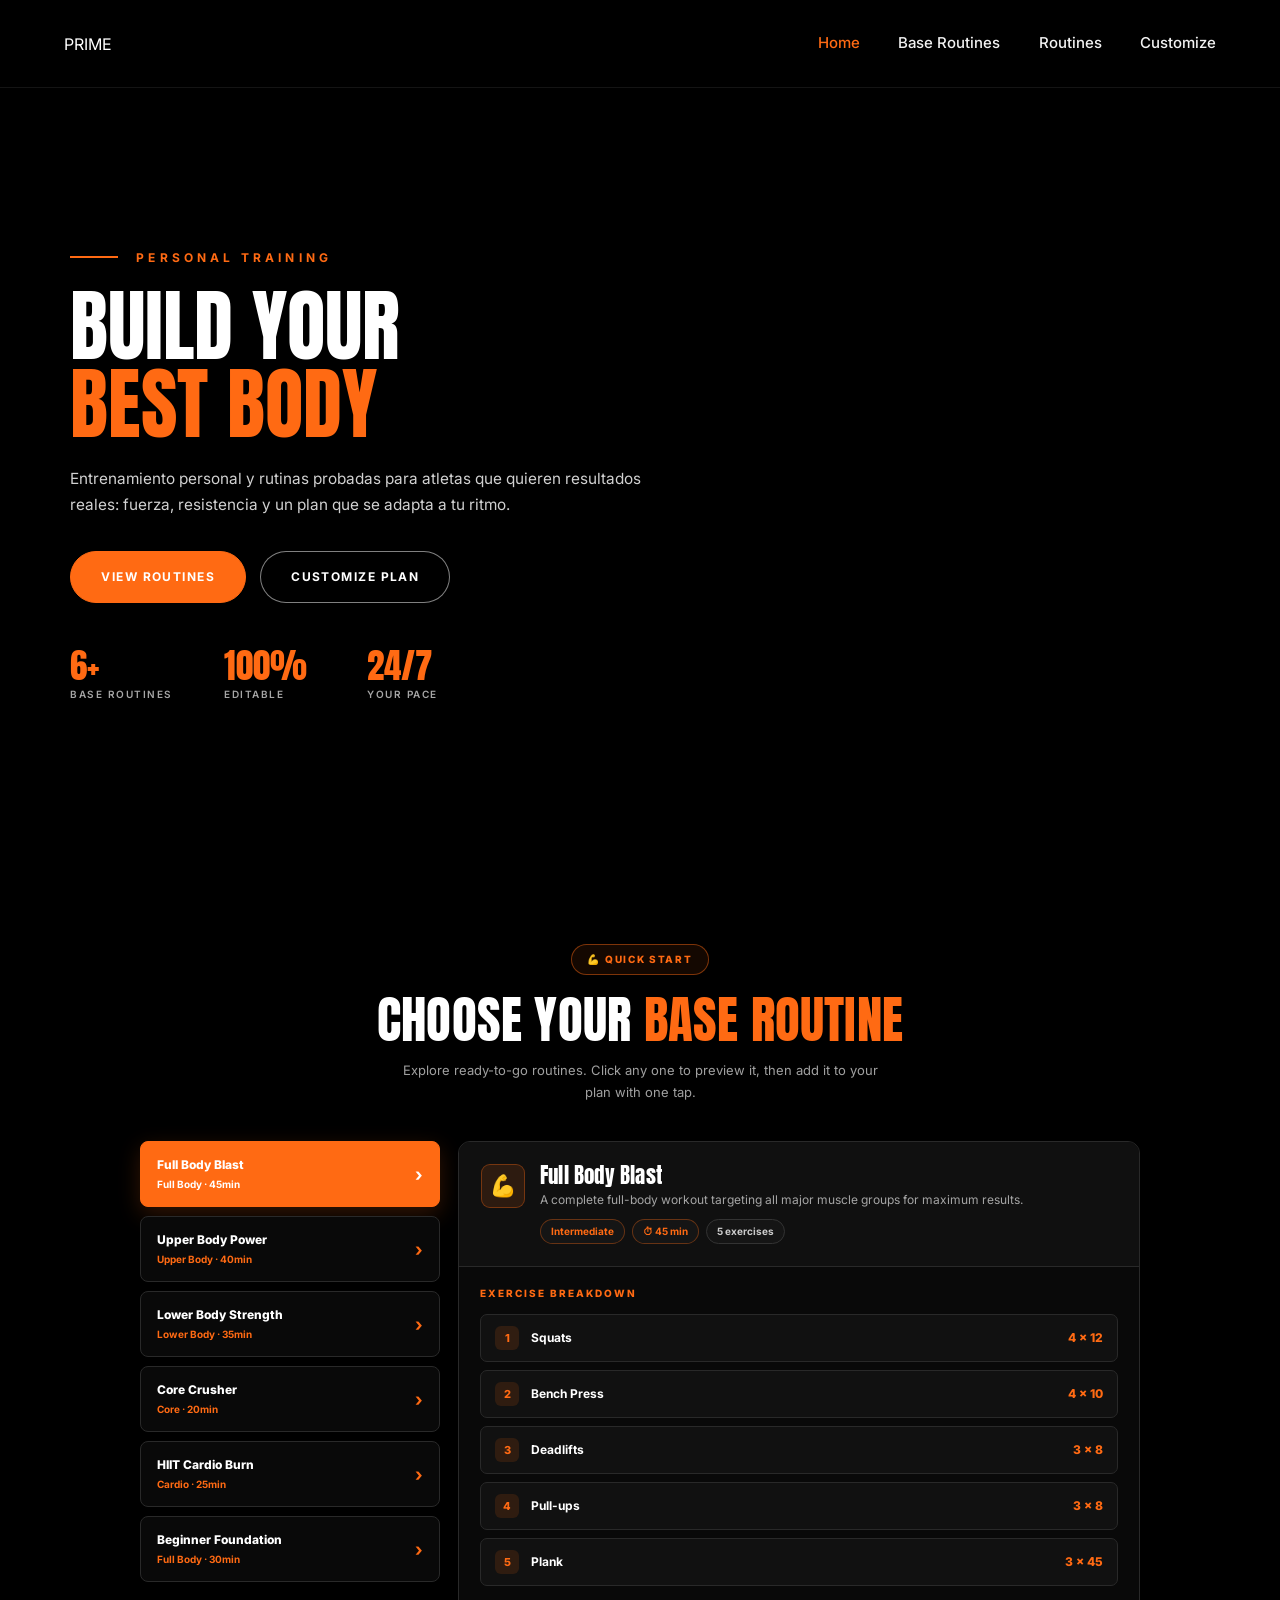
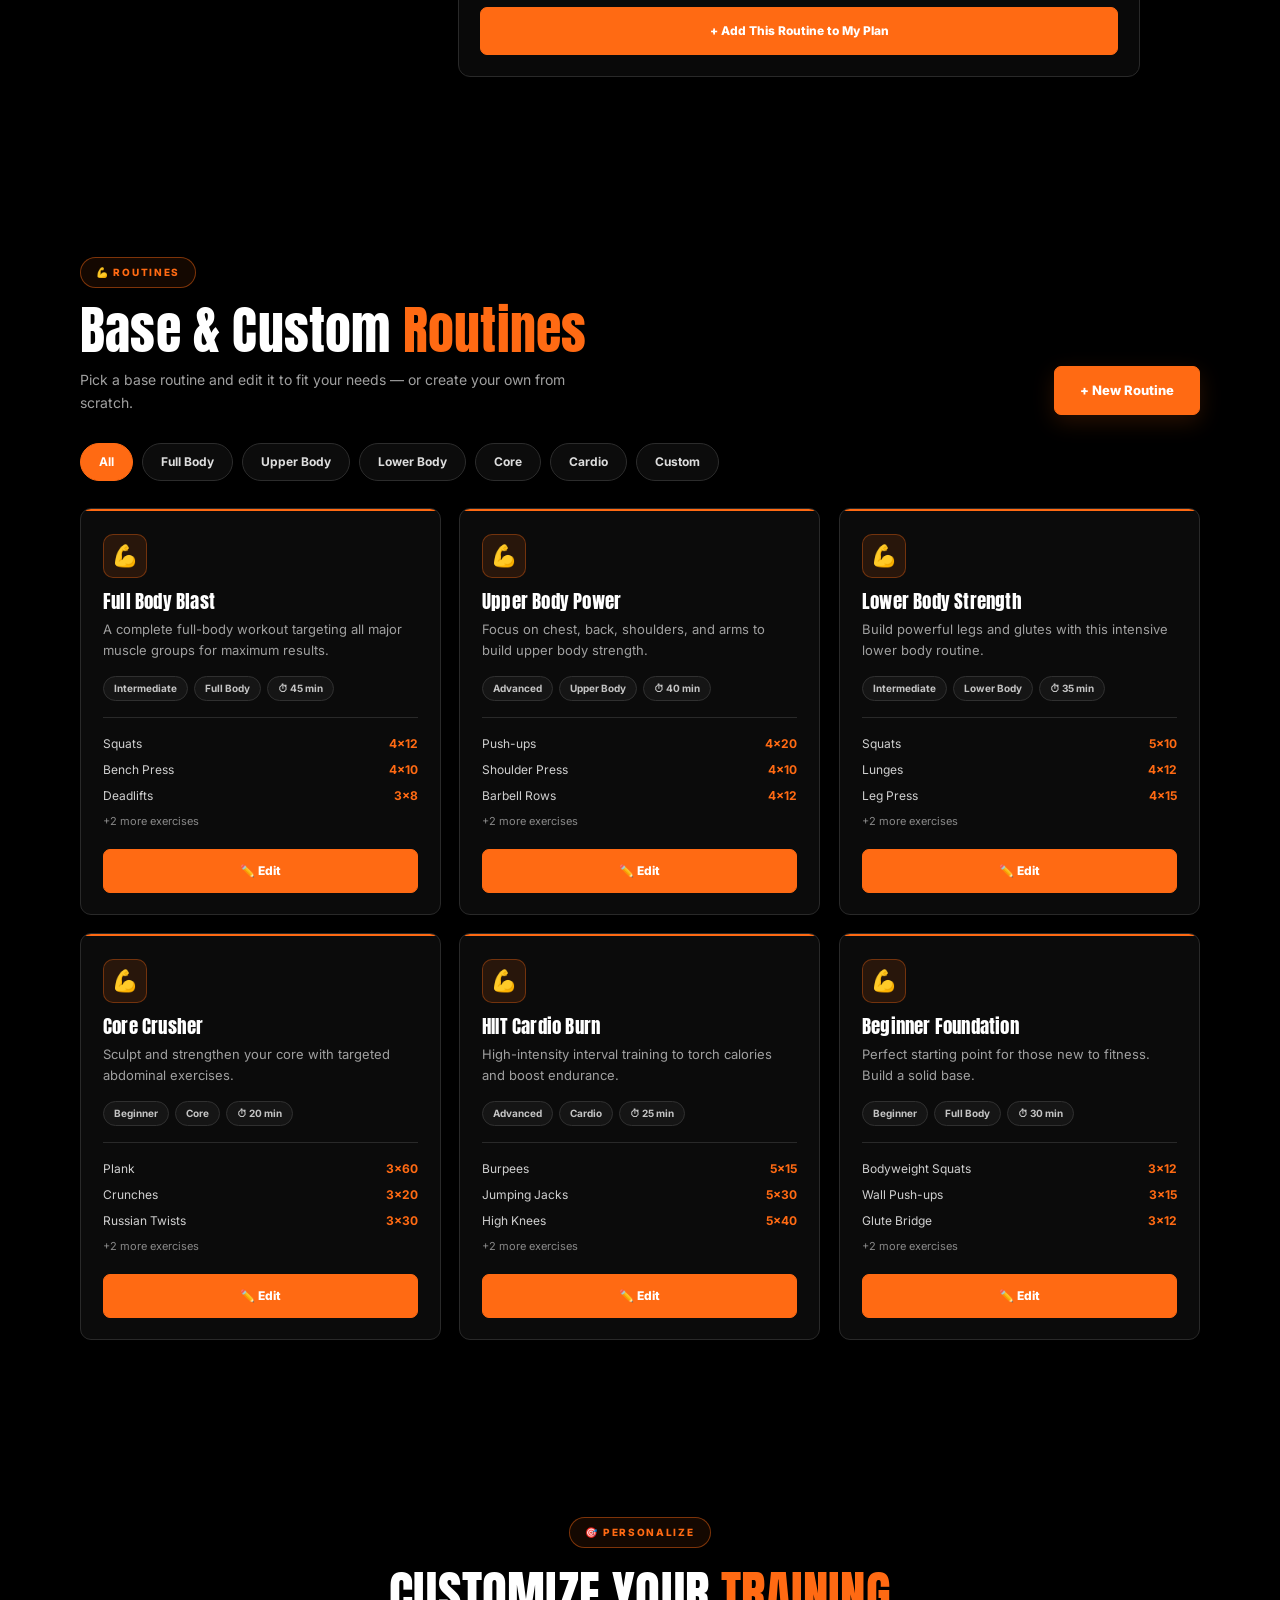
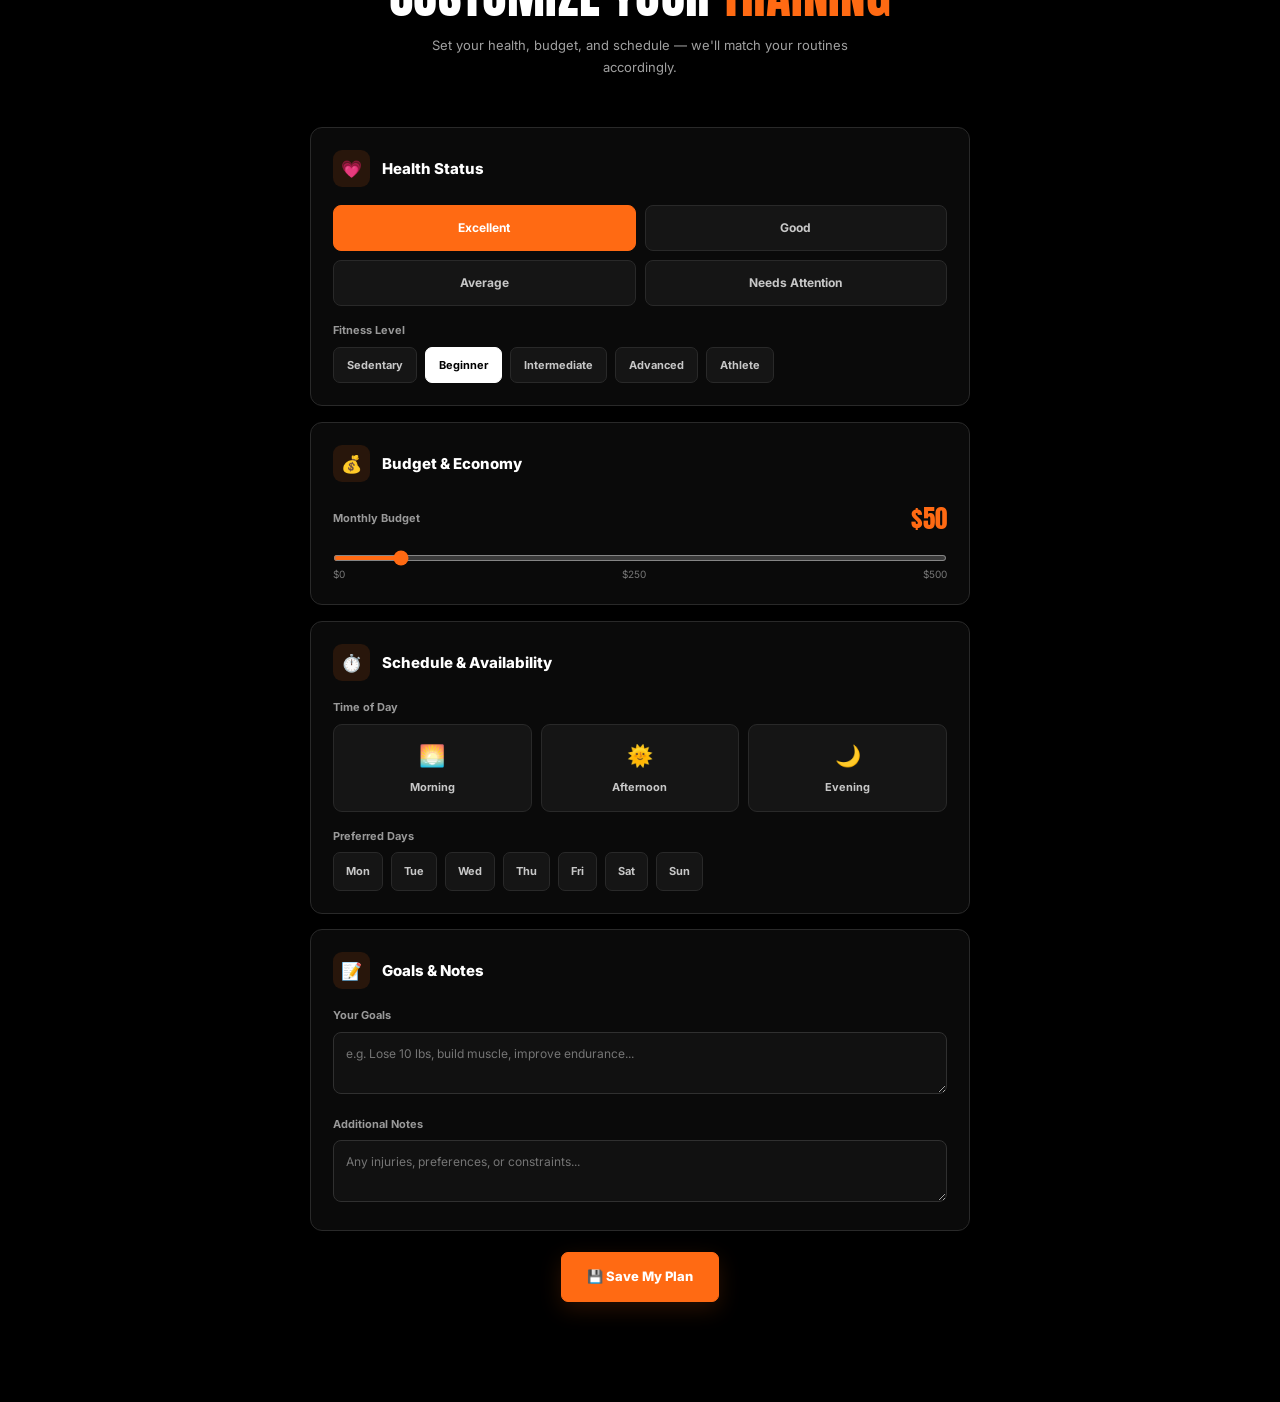
<file: routines.html>
<!DOCTYPE html>
<html lang="en">
<head>
<meta charset="UTF-8">
<meta name="viewport" content="width=device-width, initial-scale=1">
<title>Routines | PRIME</title>
<link rel="preconnect" href="https://fonts.googleapis.com">
<link rel="preconnect" href="https://fonts.gstatic.com" crossorigin>
<link href="https://fonts.googleapis.com/css2?family=Anton&family=Inter:wght@400;500;600;700;800&display=swap" rel="stylesheet">
<link rel="stylesheet" href="routines.css">
</head>
<body>

<!-- TOP NAVIGATION -->
<header class="top">
  <a class="logo" href="index.html" aria-label="PRIME home">
    <img src="https://static.wixstatic.com/media/3323d5_215bb3c0d0a4429b87c15a1325314844~mv2.png/v1/crop/x_179,y_109,w_293,h_165/fill/w_410,h_231,al_c,lg_1,q_85,enc_avif,quality_auto/Prime-removebg-preview.png" alt="PRIME" onerror="this.replaceWith(document.createTextNode('PRIME'))">
  </a>

  <nav class="top-nav" aria-label="Main navigation">
    <a class="nav-link nav-home" href="index.html">Home</a>
    <a class="nav-link" href="#base">Base Routines</a>
    <a class="nav-link" href="#routines">Routines</a>
    <a class="nav-link" href="#customize">Customize</a>
  </nav>
</header>

<!-- 1. HERO -->
<section class="hero" id="home" aria-roledescription="carousel" aria-label="PRIME">
  <div class="hx-bg" id="hxBg" aria-hidden="true"></div>
  <div class="hx-shade"></div>

  <div class="hx-in">
    <span class="hx-eyebrow">Personal Training</span>
    <h1 class="hx-h1">Build your<br><span>best body</span></h1>
    <p class="hx-p">Entrenamiento personal y rutinas probadas para atletas que quieren resultados reales: fuerza, resistencia y un plan que se adapta a tu ritmo.</p>

    <div class="hx-cta">
      <a class="hx-btn" href="#base">View Routines</a>
      <a class="hx-btn hx-btn--o" href="#customize">Customize Plan</a>
    </div>

    <div class="hx-stats">
      <div><b>6+</b><small>Base Routines</small></div>
      <div><b>100%</b><small>Editable</small></div>
      <div><b>24/7</b><small>Your Pace</small></div>
    </div>
  </div>

  <div class="hx-dots" id="hxDots" role="group" aria-label="Photographs"></div>
</section>

<!-- 2. CHOOSE YOUR BASE ROUTINE -->
<section class="base" id="base">
  <div class="wrap">
    <div class="sh">
      <span class="pill">💪 Quick Start</span>
      <h2 class="h">Choose your <span class="o">base routine</span></h2>
      <p>Explore ready-to-go routines. Click any one to preview it, then add it to your plan with one tap.</p>
    </div>

    <div class="bg">
      <div class="rl" id="rl"></div>
      <div class="dp" id="dp"></div>
    </div>
  </div>
</section>

<!-- 3. CATALOG -->
<section class="cat" id="routines">
  <div class="wrap">
    <div class="ch">
      <div>
        <span class="pill">💪 Routines</span>
        <h2 class="h">Base &amp; Custom <span class="o">Routines</span></h2>
        <p class="sub">Pick a base routine and edit it to fit your needs — or create your own from scratch.</p>
      </div>

      <button class="btn" id="newBtn">+ New Routine</button>
    </div>

    <div class="fl" id="fl"></div>
    <div class="cg" id="cg"></div>
  </div>
</section>

<!-- 4. CUSTOMIZE YOUR TRAINING -->
<section class="cu" id="customize">
  <div class="sh">
    <span class="pill">🎯 Personalize</span>
    <h2 class="h" style="margin-top:20px">Customize Your <span class="o">Training</span></h2>
    <p>Set your health, budget, and schedule — we'll match your routines accordingly.</p>
    <div class="pl" id="plan"></div>
  </div>

  <div class="fm">
    <div class="cd">
      <h3><i>💗</i>Health Status</h3>
      <div class="og" id="health"></div>
      <span class="lb">Fitness Level</span>
      <div class="chips" id="level"></div>
    </div>

    <div class="cd">
      <h3><i>💰</i>Budget &amp; Economy</h3>
      <div class="bud">
        <span class="lb">Monthly Budget</span>
        <b id="bv">$50</b>
      </div>
      <input type="range" id="budget" min="0" max="500" step="10" value="50" aria-label="Monthly budget">
      <div class="sc">
        <span>$0</span>
        <span>$250</span>
        <span>$500</span>
      </div>
    </div>

    <div class="cd">
      <h3><i>⏱️</i>Schedule &amp; Availability</h3>
      <span class="lb" style="margin-top:0">Time of Day</span>
      <div class="tg3" id="tod"></div>
      <span class="lb">Preferred Days</span>
      <div class="days" id="days"></div>
    </div>

    <div class="cd">
      <h3><i>📝</i>Goals &amp; Notes</h3>
      <span class="lb" style="margin-top:0">Your Goals</span>
      <textarea id="goals" placeholder="e.g. Lose 10 lbs, build muscle, improve endurance..."></textarea>
      <span class="lb">Additional Notes</span>
      <textarea id="notes" placeholder="Any injuries, preferences, or constraints..."></textarea>
    </div>

    <button class="btn sv" id="save">💾 Save My Plan</button>
  </div>
</section>

<!-- CREATE / EDIT ROUTINE MODAL -->
<div class="ov" id="ov" role="dialog" aria-modal="true" aria-labelledby="mt">
  <div class="md">
    <h3 class="h" id="mt">New Routine</h3>

    <label for="f-name">Name</label>
    <input id="f-name" maxlength="40" placeholder="e.g. Sunday Power Session">

    <label for="f-desc">Description</label>
    <input id="f-desc" maxlength="120" placeholder="What is this routine about?">

    <div class="r2">
      <div>
        <label for="f-cat">Category</label>
        <select id="f-cat">
          <option>Full Body</option>
          <option>Upper Body</option>
          <option>Lower Body</option>
          <option>Core</option>
          <option>Cardio</option>
        </select>
      </div>

      <div>
        <label for="f-lvl">Level</label>
        <select id="f-lvl">
          <option>Beginner</option>
          <option>Intermediate</option>
          <option>Advanced</option>
        </select>
      </div>

      <div>
        <label for="f-min">Minutes</label>
        <input id="f-min" type="number" min="5" max="180" value="30">
      </div>
    </div>

    <label for="f-ex">Exercises</label>
    <textarea id="f-ex" placeholder="Squats — 4×12&#10;Push-ups — 3×15"></textarea>
    <div class="hint">One per line, written as <b>Name — sets×reps</b>.</div>

    <div class="ma">
      <button class="btn" id="m-save">Save</button>
      <button class="btn gh" id="m-cancel">Cancel</button>
      <button class="btn del" id="m-del" hidden>Delete</button>
    </div>
  </div>
</div>

<div class="ts" id="ts" role="status" aria-live="polite"></div>

<!-- HERO BACKGROUND CAROUSEL -->
<script>
(() => {
  const ID_OK = '6af3a1453044e4a2ac5db6e0';
  const base = 'https://media.base44.com/images/public/';
  const u = (id, file) => [
    base + id + '/' + file,
    base + ID_OK + '/' + file
  ];

  const SLIDES = [
    { name: 'Running', urls: u('6af3a1453044e2ac5db6e0', 'a1c4e5a76_generated_image.png') },
    { name: 'Basketball', urls: u('6af3a1453044e4a2ac5db6e0', '2a083feb8_generated_image.png') },
    { name: 'Football', urls: u('6af3a1453044e2ac5db6e0', 'cc578eaba_generated_image.png') },
    { name: 'Gym', urls: u('6af3a1453044e2ac5db6e0', 'b70568dd4_generated_image.png') }
  ];

  const EVERY = 3200;
  const bg = document.getElementById('hxBg');
  const dotsBox = document.getElementById('hxDots');
  const items = SLIDES.map((s, i) => ({
    ...s, i, ok: false, el: null, dot: null
  }));

  let cur = -1;
  let timer = null;
  let started = false;

  items.forEach(it => {
    const d = document.createElement('button');
    d.className = 'hx-dot';
    d.type = 'button';
    d.hidden = true;
    d.setAttribute('aria-label', 'Show ' + it.name + ' image');
    d.addEventListener('click', () => {
      show(it.i);
      restart();
    });
    dotsBox.appendChild(d);
    it.dot = d;
  });

  const probe = url => new Promise((res, rej) => {
    const im = new Image();
    im.onload = () => res(url);
    im.onerror = rej;
    im.src = url;
  });

  const firstThatLoads = urls => urls.reduce(
    (p, url) => p.catch(() => probe(url)),
    Promise.reject()
  );

  function add(it, url) {
    const el = document.createElement('div');
    el.className = 'hx-slide';
    el.style.backgroundImage = 'url("' + url + '")';
    bg.appendChild(el);
    it.el = el;
    it.ok = true;
    it.dot.hidden = false;
  }

  const loads = items.map(it =>
    firstThatLoads(it.urls)
      .then(url => add(it, url))
      .catch(() => {})
  );

  function show(i) {
    if (!items[i] || !items[i].ok || i === cur) return;

    items.forEach(it => {
      if (it.el) it.el.classList.toggle('is-on', it.i === i);
      if (it.dot) it.dot.classList.toggle('is-on', it.i === i);
    });

    cur = i;
  }

  function next() {
    for (let k = 1; k <= items.length; k++) {
      const j = (cur + k) % items.length;
      if (items[j].ok) {
        show(j);
        return;
      }
    }
  }

  function restart() {
    clearInterval(timer);
    if (!document.hidden) {
      timer = setInterval(next, EVERY);
    }
  }

  Promise.race([
    loads[0],
    new Promise(r => setTimeout(r, 4000))
  ]).then(() => {
    const first = items.find(it => it.ok);
    if (first) show(first.i);
    started = true;
    restart();
  });

  Promise.all(loads).then(() => {
    if (started && cur < 0) {
      const first = items.find(it => it.ok);
      if (first) show(first.i);
    }
  });

  document.addEventListener('visibilitychange', () => {
    if (started) restart();
  });
})();
</script>

<!-- ROUTINES FUNCTIONALITY -->
<script>
(() => {
  const $ = s => document.querySelector(s);

  const esc = s => String(s).replace(/[&<>"']/g, c => ({
    '&':'&amp;',
    '<':'&lt;',
    '>':'&gt;',
    '"':'&quot;',
    "'":'&#39;'
  }[c]));

  /* STORAGE */
  const store = {
    get(k, d) {
      try {
        const v = localStorage.getItem('prime_' + k);
        return v ? JSON.parse(v) : d;
      } catch(e) {
        return d;
      }
    },
    set(k, v) {
      try {
        localStorage.setItem('prime_' + k, JSON.stringify(v));
      } catch(e) {}
    }
  };

  /* BASE ROUTINES */
  const base = [
    {
      id:'full',
      emoji:'💪',
      name:'Full Body Blast',
      desc:'A complete full-body workout targeting all major muscle groups for maximum results.',
      cat:'Full Body',
      lvl:'Intermediate',
      min:45,
      ex:[
        ['Squats','4×12'],
        ['Bench Press','4×10'],
        ['Deadlifts','3×8'],
        ['Pull-ups','3×8'],
        ['Plank','3×45']
      ]
    },
    {
      id:'upper',
      emoji:'💪',
      name:'Upper Body Power',
      desc:'Focus on chest, back, shoulders, and arms to build upper body strength.',
      cat:'Upper Body',
      lvl:'Advanced',
      min:40,
      ex:[
        ['Push-ups','4×20'],
        ['Shoulder Press','4×10'],
        ['Barbell Rows','4×12'],
        ['Bicep Curls','3×12'],
        ['Tricep Dips','3×12']
      ]
    },
    {
      id:'lower',
      emoji:'💪',
      name:'Lower Body Strength',
      desc:'Build powerful legs and glutes with this intensive lower body routine.',
      cat:'Lower Body',
      lvl:'Intermediate',
      min:35,
      ex:[
        ['Squats','5×10'],
        ['Lunges','4×12'],
        ['Leg Press','4×15'],
        ['Calf Raises','4×20'],
        ['Romanian Deadlift','3×10']
      ]
    },
    {
      id:'core',
      emoji:'💪',
      name:'Core Crusher',
      desc:'Sculpt and strengthen your core with targeted abdominal exercises.',
      cat:'Core',
      lvl:'Beginner',
      min:20,
      ex:[
        ['Plank','3×60'],
        ['Crunches','3×20'],
        ['Russian Twists','3×30'],
        ['Leg Raises','3×15'],
        ['Mountain Climbers','3×30']
      ]
    },
    {
      id:'hiit',
      emoji:'💪',
      name:'HIIT Cardio Burn',
      desc:'High-intensity interval training to torch calories and boost endurance.',
      cat:'Cardio',
      lvl:'Advanced',
      min:25,
      ex:[
        ['Burpees','5×15'],
        ['Jumping Jacks','5×30'],
        ['High Knees','5×40'],
        ['Mountain Climbers','5×30'],
        ['Jump Squats','5×15']
      ]
    },
    {
      id:'begin',
      emoji:'💪',
      name:'Beginner Foundation',
      desc:'Perfect starting point for those new to fitness. Build a solid base.',
      cat:'Full Body',
      lvl:'Beginner',
      min:30,
      ex:[
        ['Bodyweight Squats','3×12'],
        ['Wall Push-ups','3×15'],
        ['Glute Bridge','3×12'],
        ['Dead Bug','3×10'],
        ['Standing March','3×30']
      ]
    }
  ];

  let routines = store.get('routines', null) || base.map(r => ({...r}));
  let plan = store.get('plan', []);
  let selected = routines[0] ? routines[0].id : 'full';
  let filter = 'All';
  let editing = null;

  const save = () => store.set('routines', routines);

  /* TOAST */
  let tt;

  const toast = msg => {
    const t = $('#ts');
    t.textContent = msg;
    t.classList.add('show');
    clearTimeout(tt);
    tt = setTimeout(() => t.classList.remove('show'), 2400);
  };

  /* BASE ROUTINE LIST + DETAIL */
  function renderBase() {
    const fmt = v => String(v).replace(/\s*[×x]\s*/i, ' × ');

    $('#rl').innerHTML = routines.map(r => `
      <button class="ri ${r.id===selected?'on':''}" data-id="${esc(r.id)}">
        <span>
          <b>${esc(r.name)}</b>
          <small>${esc(r.cat)} · ${r.min}min</small>
        </span>
        <span class="ch2">›</span>
      </button>
    `).join('');

    const r = routines.find(x => x.id === selected) || routines[0];

    if (!r) {
      $('#dp').innerHTML = '';
      return;
    }

    $('#dp').innerHTML = `
      <div class="dh">
        <div class="ic">${r.emoji || '💪'}</div>
        <div>
          <h3 class="h">${esc(r.name)}</h3>
          <p>${esc(r.desc)}</p>
          <div class="tags">
            <span>${esc(r.lvl)}</span>
            <span>⏱ ${r.min} min</span>
            <span>${r.ex.length} exercises</span>
          </div>
        </div>
      </div>

      <div class="db">
        <div class="eb">EXERCISE BREAKDOWN</div>
        ${r.ex.map((e,i) => `
          <div class="ex">
            <span class="n">${i+1}</span>
            <span class="nm">${esc(e[0])}</span>
            <span class="rp">${esc(fmt(e[1]))}</span>
          </div>
        `).join('')}
        <button class="btn add" id="addPlan">
          ${plan.includes(r.id) ? '✓ In Your Plan' : '+ Add This Routine to My Plan'}
        </button>
      </div>
    `;
  }

  $('#rl').addEventListener('click', e => {
    const b = e.target.closest('.ri');
    if (!b) return;
    selected = b.dataset.id;
    renderBase();
  });

  $('#dp').addEventListener('click', e => {
    if (!e.target.closest('#addPlan')) return;

    const r = routines.find(x => x.id === selected);
    if (!r) return;

    if (plan.includes(r.id)) {
      toast('Already in your plan');
      return;
    }

    plan.push(r.id);
    store.set('plan', plan);
    renderBase();
    renderPlan();
    toast('✓ ' + r.name + ' added to your plan');
  });

  /* CATALOG */
  const cats = [
    'All',
    'Full Body',
    'Upper Body',
    'Lower Body',
    'Core',
    'Cardio',
    'Custom'
  ];

  function renderFilters() {
    $('#fl').innerHTML = cats.map(c => `
      <button class="${c===filter?'on':''}" data-c="${c}">${c}</button>
    `).join('');
  }

  function renderCards() {
    const list = routines.filter(r =>
      filter === 'All'
        ? true
        : filter === 'Custom'
          ? r.custom
          : r.cat === filter
    );

    $('#cg').innerHTML = list.length ? list.map(r => `
      <article class="rc">
        <div class="ic">${r.emoji || '💪'}</div>
        <h3 class="h">${esc(r.name)}</h3>
        <p>${esc(r.desc)}</p>

        <div class="tags">
          <span>${esc(r.lvl)}</span>
          <span>${esc(r.cat)}</span>
          <span>⏱ ${r.min} min</span>
        </div>

        <ul>
          ${r.ex.slice(0,3).map(e => `
            <li><span>${esc(e[0])}</span><b>${esc(e[1])}</b></li>
          `).join('')}
          ${r.ex.length > 3
            ? `<li class="more">+${r.ex.length-3} more exercise${r.ex.length-3>1?'s':''}</li>`
            : ''}
        </ul>

        <button class="edit" data-id="${esc(r.id)}">✏️ Edit</button>
      </article>
    `).join('') : `
      <div class="empty">
        ${filter==='Custom'
          ? 'No custom routines yet. Press “+ New Routine” to create one.'
          : 'No routines in this category.'}
      </div>
    `;
  }

  $('#fl').addEventListener('click', e => {
    const b = e.target.closest('button');
    if (!b) return;
    filter = b.dataset.c;
    renderFilters();
    renderCards();
  });

  $('#cg').addEventListener('click', e => {
    const b = e.target.closest('.edit');
    if (b) openModal(b.dataset.id);
  });

  /* CREATE / EDIT MODAL */
  const ov = $('#ov');

  function openModal(id) {
    editing = id || null;
    const r = id ? routines.find(x => x.id === id) : null;

    $('#mt').textContent = r ? 'Edit Routine' : 'New Routine';
    $('#f-name').value = r ? r.name : '';
    $('#f-desc').value = r ? r.desc : '';
    $('#f-cat').value = r ? r.cat : 'Full Body';
    $('#f-lvl').value = r ? r.lvl : 'Beginner';
    $('#f-min').value = r ? r.min : 30;
    $('#f-ex').value = r
      ? r.ex.map(e => e[0] + ' — ' + e[1]).join('\n')
      : '';

    $('#m-del').hidden = !(r && r.custom);
    ov.classList.add('show');
    setTimeout(() => $('#f-name').focus(), 30);
  }

  const closeModal = () => ov.classList.remove('show');

  $('#newBtn').onclick = () => openModal();
  $('#m-cancel').onclick = closeModal;

  ov.addEventListener('click', e => {
    if (e.target === ov) closeModal();
  });

  document.addEventListener('keydown', e => {
    if (e.key === 'Escape') closeModal();
  });

  $('#m-save').onclick = () => {
    const name = $('#f-name').value.trim();

    if (!name) {
      $('#f-name').focus();
      toast('Please add a name');
      return;
    }

    const ex = $('#f-ex').value
      .split('\n')
      .map(l => l.trim())
      .filter(Boolean)
      .map(l => {
        const m = l.split(/\s+[—–|-]\s+/);
        return m.length > 1
          ? [m.slice(0,-1).join(' — '), m[m.length-1]]
          : [l, ''];
      });

    if (!ex.length) {
      $('#f-ex').focus();
      toast('Add at least one exercise');
      return;
    }

    const data = {
      name,
      desc: $('#f-desc').value.trim() || 'Custom routine.',
      cat: $('#f-cat').value,
      lvl: $('#f-lvl').value,
      min: Math.max(5, parseInt($('#f-min').value, 10) || 30),
      ex
    };

    if (editing) {
      Object.assign(routines.find(x => x.id === editing), data);
      toast('✓ Routine updated');
    } else {
      const id = 'c' + Date.now();
      routines.push({id, emoji:'💪', custom:true, ...data});
      selected = id;
      toast('✓ Routine created');
    }

    save();
    closeModal();
    renderBase();
    renderCards();
    renderPlan();
  };

  $('#m-del').onclick = () => {
    if (!editing || !confirm('Delete this routine?')) return;

    routines = routines.filter(x => x.id !== editing);
    plan = plan.filter(x => x !== editing);
    store.set('plan', plan);

    if (selected === editing) {
      selected = routines[0] ? routines[0].id : '';
    }

    save();
    closeModal();
    renderBase();
    renderCards();
    renderPlan();
    toast('Routine deleted');
  };

  /* PERSONALIZATION */
  const prefs = Object.assign({
    health:'Excellent',
    level:'Beginner',
    budget:50,
    tod:'',
    days:[],
    goals:'',
    notes:''
  }, store.get('prefs', {}));

  const healthOpts = [
    'Excellent',
    'Good',
    'Average',
    'Needs Attention'
  ];

  const levelOpts = [
    'Sedentary',
    'Beginner',
    'Intermediate',
    'Advanced',
    'Athlete'
  ];

  const todOpts = [
    ['Morning','🌅'],
    ['Afternoon','🌞'],
    ['Evening','🌙']
  ];

  const dayOpts = ['Mon','Tue','Wed','Thu','Fri','Sat','Sun'];

  function renderPrefs() {
    $('#health').innerHTML = healthOpts.map(h => `
      <button class="opt ${prefs.health===h?'on':''}" data-v="${h}">${h}</button>
    `).join('');

    $('#level').innerHTML = levelOpts.map(l => `
      <button class="chip ${prefs.level===l?'on':''}" data-v="${l}">${l}</button>
    `).join('');

    $('#tod').innerHTML = todOpts.map(t => `
      <button class="tod ${prefs.tod===t[0]?'on':''}" data-v="${t[0]}">
        <span>${t[1]}</span>${t[0]}
      </button>
    `).join('');

    $('#days').innerHTML = dayOpts.map(d => `
      <button class="day ${prefs.days.includes(d)?'on':''}" data-v="${d}">${d}</button>
    `).join('');

    $('#budget').value = prefs.budget;
    $('#bv').textContent = '$' + prefs.budget;
    $('#goals').value = prefs.goals;
    $('#notes').value = prefs.notes;
  }

  $('#health').addEventListener('click', e => {
    const b = e.target.closest('button');
    if (b) {
      prefs.health = b.dataset.v;
      renderPrefs();
    }
  });

  $('#level').addEventListener('click', e => {
    const b = e.target.closest('button');
    if (b) {
      prefs.level = b.dataset.v;
      renderPrefs();
    }
  });

  $('#tod').addEventListener('click', e => {
    const b = e.target.closest('button');
    if (b) {
      prefs.tod = prefs.tod === b.dataset.v ? '' : b.dataset.v;
      renderPrefs();
    }
  });

  $('#days').addEventListener('click', e => {
    const b = e.target.closest('button');
    if (!b) return;

    const d = b.dataset.v;
    prefs.days = prefs.days.includes(d)
      ? prefs.days.filter(x => x !== d)
      : [...prefs.days, d];

    renderPrefs();
  });

  $('#budget').addEventListener('input', e => {
    prefs.budget = +e.target.value;
    $('#bv').textContent = '$' + prefs.budget;
  });

  $('#goals').addEventListener('input', e => prefs.goals = e.target.value);
  $('#notes').addEventListener('input', e => prefs.notes = e.target.value);

  $('#save').onclick = () => {
    store.set('prefs', prefs);
    store.set('plan', plan);
    toast('✓ Plan saved');
  };

  function renderPlan() {
    const items = plan
      .map(id => routines.find(r => r.id === id))
      .filter(Boolean);

    $('#plan').innerHTML = items.length
      ? '<small class="plan-label">ROUTINES IN YOUR PLAN</small>' +
        items.map(r => `
          <span>
            ${esc(r.name)}
            <button data-id="${esc(r.id)}" aria-label="Remove ${esc(r.name)}">×</button>
          </span>
        `).join('')
      : '';
  }

  $('#plan').addEventListener('click', e => {
    const b = e.target.closest('button');
    if (!b) return;

    plan = plan.filter(x => x !== b.dataset.id);
    store.set('plan', plan);
    renderPlan();
    renderBase();
  });

  /* INITIAL RENDER */
  renderBase();
  renderFilters();
  renderCards();
  renderPrefs();
  renderPlan();
})();
</script>

<!-- SCROLL ENTRANCE ANIMATIONS -->
<script>
(() => {
  if (window.matchMedia('(prefers-reduced-motion: reduce)').matches) return;
  if (!('IntersectionObserver' in window)) return;

  const selector = '.base .sh, .base .bg, .cat .ch, .cat .fl, .cat .rc, .cu > .sh, .cu .cd, .cu .sv';

  const observer = new IntersectionObserver(entries => {
    entries.forEach(entry => {
      if (entry.isIntersecting) {
        entry.target.classList.add('motion-visible');
        observer.unobserve(entry.target);
      }
    });
  }, {
    threshold: 0.12,
    rootMargin: '0px 0px -35px 0px'
  });

  function observeElements(root) {
    root.querySelectorAll(selector).forEach((element, index) => {
      if (element.dataset.motionObserved) return;

      element.dataset.motionObserved = 'true';
      element.classList.add('motion-reveal');

      if (element.classList.contains('rc')) {
        element.style.setProperty('--motion-delay', `${(index % 3) * 90}ms`);
      }

      observer.observe(element);
    });
  }

  observeElements(document);

  const catalog = document.getElementById('cg');

  if (catalog) {
    const mutationObserver = new MutationObserver(() => {
      observeElements(catalog);
    });

    mutationObserver.observe(catalog, {
      childList: true
    });
  }
})();
</script>

</body>
</html>
</file>
<file: routines.css>
/* =========================================================
   PRIME ROUTINES — BLACK / ORANGE EDITION
   Separate stylesheet for routines.html
   ========================================================= */

:root {
  --o: #ff6a13;
  --o2: #ff8240;
  --bk: #000;
  --panel: #0b0b0b;
  --card: #101010;
  --ln: #292929;
  --mut: #999;
  --warm: #000;
  --bd: #292929;
  --white: #fff;
}

* {
  box-sizing: border-box;
  margin: 0;
  padding: 0;
}

html {
  scroll-behavior: smooth;
  scroll-padding-top: 100px;
}

body {
  min-width: 320px;
  font-family: Inter, Arial, Helvetica, sans-serif;
  background: #000;
  color: #fff;
  line-height: 1.5;
}

button, input, select, textarea { font: inherit; }
button { cursor: pointer; }

button:focus-visible,
a:focus-visible,
input:focus-visible,
select:focus-visible,
textarea:focus-visible {
  outline: 2px solid var(--o);
  outline-offset: 3px;
}

.h {
  font-family: Anton, Impact, "Arial Narrow", sans-serif;
  font-weight: 400;
  letter-spacing: .2px;
  line-height: 1.05;
}

.o { color: var(--o); }

.wrap {
  width: min(1120px, 90%);
  margin: 0 auto;
}

.pill {
  display: inline-flex;
  align-items: center;
  gap: 8px;
  border: 1px solid rgba(255,106,19,.45);
  background: rgba(255,106,19,.08);
  border-radius: 999px;
  padding: 7px 15px;
  color: var(--o);
  font-size: 10px;
  font-weight: 800;
  letter-spacing: 1.7px;
  text-transform: uppercase;
}

.btn {
  display: inline-flex;
  align-items: center;
  justify-content: center;
  gap: 8px;
  border: 1px solid var(--o);
  border-radius: 7px;
  padding: 14px 25px;
  color: #fff;
  background: var(--o);
  box-shadow: 0 7px 22px rgba(255,106,19,.16);
  font-size: 13px;
  font-weight: 800;
  transition:
    transform .25s ease,
    background .25s ease,
    border-color .25s ease,
    box-shadow .25s ease;
}

.btn:hover {
  transform: translateY(-3px);
  background: #e95c0b;
  border-color: #e95c0b;
  box-shadow: 0 12px 26px rgba(255,106,19,.22);
}

/* TOP NAVIGATION */

.top {
  position: relative;
  z-index: 20;
  width: 100%;
  min-height: 88px;
  padding: 14px clamp(22px, 5vw, 76px);
  display: flex;
  align-items: center;
  justify-content: space-between;
  gap: 30px;
  background: #000;
  border-bottom: 1px solid rgba(255,255,255,.08);
}

.logo {
  flex: 0 0 auto;
  display: inline-flex;
  align-items: center;
  color: #fff;
  text-decoration: none;
}

.top img {
  display: block;
  width: auto;
  height: 38px;
  object-fit: contain;
}

.top-nav {
  display: flex;
  align-items: center;
  justify-content: flex-end;
  gap: clamp(18px, 3vw, 42px);
}

.nav-link {
  position: relative;
  color: #f2f2f2;
  text-decoration: none;
  font-size: 15px;
  font-weight: 500;
  white-space: nowrap;
  transition: color .25s ease;
}

.nav-link::after {
  content: "";
  position: absolute;
  left: 0;
  bottom: -9px;
  width: 0;
  height: 2px;
  background: var(--o);
  transition: width .3s ease;
}

.nav-link:hover,
.nav-home {
  color: var(--o);
}

.nav-link:hover::after {
  width: 100%;
}

/* =========================================================
   1. HERO
   ========================================================= */

.hero {
  position: relative;
  isolation: isolate;
  overflow: hidden;
  min-height: clamp(600px, 86vh, 820px);
  display: flex;
  align-items: center;
  background: #000;
}

.hx-bg {
  position: absolute;
  inset: 0;
  z-index: 0;
  overflow: hidden;
}

.hx-slide {
  position: absolute;
  inset: 0;
  background-size: cover;
  background-position: center 20%;
  background-repeat: no-repeat;
  opacity: 0;
  transform: scale(1.02);
  transition: opacity .65s ease-in-out;
  will-change: transform, opacity;
}

.hx-slide.is-on {
  z-index: 1;
  opacity: 1;
  animation: hxZoom 3.2s cubic-bezier(.18,.65,.25,1) both;
}

@keyframes hxZoom {
  0% {
    transform: scale(1.02) translate3d(1.2%, 0, 0);
  }

  35% {
    transform: scale(1.08) translate3d(-.4%, -.3%, 0);
  }

  70% {
    transform: scale(1.12) translate3d(-1%, -.5%, 0);
  }

  100% {
    transform: scale(1.15) translate3d(-1.5%, -.7%, 0);
  }
}

.hx-shade {
  position: absolute;
  inset: 0;
  z-index: 1;
  pointer-events: none;
  background:
    linear-gradient(
      90deg,
      rgba(0,0,0,.91) 0%,
      rgba(0,0,0,.72) 43%,
      rgba(0,0,0,.25) 100%
    ),
    linear-gradient(
      0deg,
      rgba(0,0,0,.70) 0%,
      transparent 45%
    );
}

.hx-in {
  position: relative;
  z-index: 2;
  width: min(100%, 1600px);
  margin: 0 auto;
  padding: 105px clamp(32px,5.5vw,88px) 105px;
  display: flex;
  flex-direction: column;
  align-items: flex-start;
  justify-content: center;
  animation: hxContentIn 1s cubic-bezier(.16,1,.3,1) both;
}

@keyframes hxContentIn {
  from {
    opacity: 0;
    transform: translate3d(-45px,25px,0);
  }

  to {
    opacity: 1;
    transform: translate3d(0,0,0);
  }
}

.hx-eyebrow {
  display: flex;
  align-items: center;
  gap: 18px;
  color: var(--o);
  font: 700 12px Inter, Arial, sans-serif;
  letter-spacing: .34em;
  text-transform: uppercase;
  animation: hxItemIn .8s .12s both;
}

.hx-eyebrow::before {
  content: "";
  width: 48px;
  height: 2px;
  background: var(--o);
}

.hx-h1 {
  max-width: 780px;
  margin: 22px 0 24px;
  color: #fff;
  font-family: Anton, Impact, "Arial Narrow", sans-serif;
  font-size: clamp(58px, 6.2vw, 108px);
  font-weight: 400;
  line-height: .98;
  letter-spacing: 0;
  text-transform: uppercase;
  animation: hxTitleIn 1s .2s cubic-bezier(.16,1,.3,1) both;
}

.hx-h1 span {
  color: var(--o);
}

@keyframes hxTitleIn {
  from {
    opacity: 0;
    transform: translate3d(0,55px,0) scale(.96);
    clip-path: inset(0 0 100% 0);
  }

  to {
    opacity: 1;
    transform: translate3d(0,0,0) scale(1);
    clip-path: inset(0 0 0 0);
  }
}

.hx-p {
  max-width: 590px;
  color: rgba(255,255,255,.82);
  font: 400 clamp(15px,1.2vw,18px)/1.7 Inter, Arial, sans-serif;
  animation: hxItemIn .9s .4s both;
}

.hx-cta {
  display: flex;
  flex-wrap: wrap;
  gap: 14px;
  margin-top: 32px;
  animation: hxItemIn .9s .55s both;
}

.hx-btn {
  display: inline-flex;
  align-items: center;
  justify-content: center;
  min-height: 52px;
  padding: 0 30px;
  border: 1px solid var(--o);
  border-radius: 999px;
  background: var(--o);
  color: #fff;
  font: 700 12px Inter, Arial, sans-serif;
  letter-spacing: .12em;
  text-transform: uppercase;
  text-decoration: none;
  transition:
    background .25s,
    border-color .25s,
    transform .3s,
    box-shadow .3s;
}

.hx-btn:hover {
  background: #e95c0b;
  border-color: #e95c0b;
  transform: translateY(-4px);
  box-shadow: 0 12px 28px rgba(255,106,19,.25);
}

.hx-btn:active {
  transform: translateY(1px);
}

.hx-btn--o {
  background: rgba(0,0,0,.35);
  border-color: rgba(255,255,255,.5);
}

.hx-btn--o:hover {
  background: rgba(255,255,255,.1);
  border-color: #fff;
  box-shadow: 0 10px 25px rgba(255,255,255,.08);
}

.hx-stats {
  display: flex;
  flex-wrap: wrap;
  gap: clamp(28px,4vw,58px);
  margin-top: 45px;
  animation: hxItemIn .9s .7s both;
}

.hx-stats > div {
  min-width: 92px;
}

.hx-stats b {
  display: block;
  color: var(--o);
  font: 400 clamp(28px,2.7vw,40px)/1 Anton, Impact, sans-serif;
  transition: transform .3s ease;
}

.hx-stats small {
  display: block;
  margin-top: 6px;
  color: rgba(255,255,255,.65);
  font: 600 10px Inter, Arial, sans-serif;
  letter-spacing: .15em;
  text-transform: uppercase;
}

.hx-stats > div:hover b {
  transform: translateY(-5px);
}

@keyframes hxItemIn {
  from {
    opacity: 0;
    transform: translate3d(0,28px,0);
  }

  to {
    opacity: 1;
    transform: translate3d(0,0,0);
  }
}

.hx-dots {
  position: absolute;
  z-index: 3;
  left: clamp(32px,5.5vw,88px);
  bottom: 28px;
  display: flex;
  gap: 10px;
}

.hx-dot {
  position: relative;
  width: 34px;
  height: 20px;
  padding: 0;
  border: 0;
  background: transparent;
}

.hx-dot::before {
  content: "";
  position: absolute;
  top: 9px;
  left: 0;
  right: 0;
  height: 2px;
  background: rgba(255,255,255,.35);
  transition: background .3s;
}

.hx-dot:hover::before {
  background: rgba(255,255,255,.75);
}

.hx-dot.is-on::before {
  background: var(--o);
}

.hx-dot[hidden] {
  display: none;
}

@supports (animation-timeline: scroll()) {
  .hx-bg {
    animation: heroParallax linear both;
    animation-timeline: scroll(root);
    animation-range: 0px 700px;
  }

  @keyframes heroParallax {
    from {
      transform: translateY(0);
    }

    to {
      transform: translateY(85px);
    }
  }
}

/* =========================================================
   2. BASE ROUTINE
   ========================================================= */

.base {
  padding: 82px 0 92px;
  background: #000;
}

.sh {
  text-align: center;
  margin-bottom: 38px;
}

.sh h2 {
  margin: 18px 0 12px;
  color: #fff;
  font-size: clamp(30px,4vw,52px);
  text-transform: uppercase;
}

.sh p {
  max-width: 480px;
  margin: 0 auto;
  color: #a0a0a0;
  font-size: 13px;
  line-height: 1.7;
}

.bg {
  display: grid;
  grid-template-columns: minmax(220px,300px) 1fr;
  gap: 18px;
  align-items: start;
  max-width: 1000px;
  margin: auto;
}

.rl {
  display: flex;
  flex-direction: column;
  gap: 9px;
}

.ri {
  display: flex;
  align-items: center;
  justify-content: space-between;
  gap: 12px;
  width: 100%;
  padding: 14px 16px;
  border: 1px solid #292929;
  border-radius: 8px;
  background: #090909;
  color: #fff;
  text-align: left;
  transition:
    transform .3s,
    border-color .25s,
    background .25s,
    box-shadow .25s;
}

.ri:hover {
  transform: translateX(5px);
  border-color: rgba(255,106,19,.65);
  background: #111;
}

.ri b {
  display: block;
  font-size: 12px;
  font-weight: 800;
}

.ri small {
  display: block;
  margin-top: 3px;
  color: var(--o);
  font-size: 10px;
  font-weight: 700;
}

.ri .ch2 {
  color: var(--o);
  font-size: 18px;
  font-weight: 700;
}

.ri.on {
  background: var(--o);
  border-color: var(--o);
  box-shadow: 0 7px 22px rgba(255,106,19,.2);
}

.ri.on small,
.ri.on .ch2 {
  color: #fff;
}

.dp {
  overflow: hidden;
  border: 1px solid #292929;
  border-radius: 12px;
  background: #090909;
}

.dh {
  display: flex;
  align-items: flex-start;
  gap: 15px;
  padding: 22px;
  margin: 0;
  border-bottom: 1px solid #292929;
  background: #101010;
}

.dh .ic {
  flex: none;
  display: grid;
  place-items: center;
  width: 44px;
  height: 44px;
  border: 1px solid rgba(255,106,19,.35);
  border-radius: 9px;
  background: rgba(255,106,19,.12);
  color: var(--o);
  font-size: 21px;
  transition: transform .35s, box-shadow .3s;
}

.dh h3 {
  margin-bottom: 5px;
  color: #fff;
  font-size: 21px;
}

.dh p {
  margin-bottom: 10px;
  color: #a5a5a5;
  font-size: 12px;
}

.tags {
  display: flex;
  flex-wrap: wrap;
  gap: 7px;
}

.tags span {
  display: inline-flex;
  align-items: center;
  padding: 4px 10px;
  border: 1px solid #333;
  border-radius: 30px;
  background: #151515;
  color: #c7c7c7;
  font-size: 10px;
  font-weight: 700;
}

.dh .tags span {
  border-color: rgba(255,106,19,.35);
  color: var(--o);
}

.dh .tags span:last-child {
  border-color: #333;
  color: #ccc;
}

.db {
  padding: 19px 21px 21px;
}

.eb {
  margin-bottom: 13px;
  color: var(--o);
  font-size: 10px;
  font-weight: 800;
  letter-spacing: 2px;
}

.ex {
  display: flex;
  align-items: center;
  gap: 12px;
  margin-bottom: 8px;
  padding: 11px 14px;
  border: 1px solid #292929;
  border-radius: 7px;
  background: #111;
  font-size: 12px;
  transition:
    transform .25s,
    border-color .25s,
    background .25s;
}

.ex:hover {
  transform: translateX(5px);
  border-color: rgba(255,106,19,.45);
  background: #181818;
}

.ex .n {
  flex: none;
  display: grid;
  place-items: center;
  width: 24px;
  height: 24px;
  border-radius: 6px;
  background: rgba(255,106,19,.13);
  color: var(--o);
  font-size: 11px;
  font-weight: 800;
}

.ex .nm {
  flex: 1;
  font-weight: 700;
}

.ex .rp {
  color: var(--o);
  font-size: 12px;
  font-weight: 800;
}

.add {
  width: 100%;
  margin-top: 13px;
  border-radius: 7px;
  padding: 14px;
  box-shadow: none;
  font-size: 12px;
}

/* =========================================================
   3. ROUTINE CATALOG
   ========================================================= */

.cat {
  padding: 88px 0 94px;
  background: #000;
  color: #fff;
}

.ch {
  display: flex;
  align-items: flex-end;
  justify-content: space-between;
  flex-wrap: wrap;
  gap: 22px;
  margin-bottom: 28px;
}

.cat .pill {
  margin-bottom: 15px;
}

.cat h2 {
  color: #fff;
  font-size: clamp(32px,5vw,52px);
}

.cat .sub {
  max-width: 500px;
  margin-top: 10px;
  color: #a0a0a0;
  font-size: 14px;
  line-height: 1.7;
}

.fl {
  display: flex;
  flex-wrap: wrap;
  gap: 9px;
  margin-bottom: 27px;
}

.fl button {
  padding: 9px 18px;
  border: 1px solid #2c2c2c;
  border-radius: 30px;
  background: #0c0c0c;
  color: #ddd;
  font-size: 12px;
  font-weight: 700;
  transition:
    transform .25s,
    color .25s,
    border-color .25s,
    background .25s;
}

.fl button:hover {
  transform: translateY(-3px);
  border-color: var(--o);
  color: var(--o);
}

.fl button.on {
  background: var(--o);
  border-color: var(--o);
  color: #fff;
}

.cg {
  display: grid;
  grid-template-columns: repeat(3,minmax(0,1fr));
  gap: 18px;
}

.rc {
  position: relative;
  display: flex;
  flex-direction: column;
  overflow: hidden;
  padding: 25px 22px 21px;
  border: 1px solid #292929;
  border-radius: 11px;
  background: #0b0b0b;
  color: #fff;
  box-shadow: none;
  transition:
    opacity .75s,
    transform .75s cubic-bezier(.16,1,.3,1),
    border-color .3s,
    background .3s,
    box-shadow .3s;
}

.rc::before {
  content: "";
  position: absolute;
  top: 0;
  left: 0;
  right: 0;
  height: 2px;
  background: var(--o);
}

.rc:hover {
  transform: translateY(-7px);
  border-color: rgba(255,106,19,.55);
  background: #101010;
  box-shadow: 0 15px 35px rgba(0,0,0,.45);
}

.rc .ic {
  display: grid;
  place-items: center;
  width: 44px;
  height: 44px;
  margin-bottom: 14px;
  border: 1px solid rgba(255,106,19,.35);
  border-radius: 10px;
  background: rgba(255,106,19,.12);
  color: var(--o);
  font-size: 21px;
  transition: transform .4s, box-shadow .3s;
}

.rc:hover .ic,
.dh:hover .ic,
.cd:hover > h3 i {
  transform: scale(1.08) rotate(-4deg);
  box-shadow: 0 8px 22px rgba(255,106,19,.2);
}

.rc h3 {
  margin-bottom: 7px;
  color: #fff;
  font-size: 19px;
}

.rc p {
  margin-bottom: 14px;
  color: #a0a0a0;
  font-size: 13px;
  line-height: 1.65;
}

.rc .tags {
  gap: 6px;
}

.rc .tags span {
  background: #151515;
  border-color: #303030;
  color: #c4c4c4;
  font-size: 10px;
}

.rc ul {
  flex: 1;
  margin: 16px 0;
  padding-top: 13px;
  border-top: 1px solid #292929;
  list-style: none;
}

.rc li {
  display: flex;
  justify-content: space-between;
  gap: 12px;
  padding: 4px 0;
  color: #d0d0d0;
  font-size: 12px;
}

.rc li b {
  color: var(--o);
}

.rc li.more {
  color: #888;
  font-size: 11px;
}

.rc .edit {
  width: 100%;
  padding: 12px;
  border: 1px solid var(--o);
  border-radius: 7px;
  background: var(--o);
  color: #fff;
  font-size: 12px;
  font-weight: 800;
  transition: transform .25s, background .25s, box-shadow .25s;
}

.rc .edit:hover {
  transform: translateY(-3px);
  background: #e95c0b;
  box-shadow: 0 7px 18px rgba(255,106,19,.16);
}

.empty {
  grid-column: 1/-1;
  padding: 50px 0;
  color: #999;
  text-align: center;
  font-size: 14px;
}

/* =========================================================
   4. CUSTOMIZE TRAINING
   ========================================================= */

.cu {
  position: relative;
  padding: 82px 0 100px;
  background: #000;
}

.cu .sh {
  margin-bottom: 34px;
}

.cu .sh h2 {
  margin-top: 20px;
  text-transform: uppercase;
}

.cu .sh p {
  max-width: 430px;
  font-size: 13px;
}

.fm {
  display: flex;
  flex-direction: column;
  gap: 16px;
  width: min(660px,92%);
  margin: auto;
}

.cd {
  padding: 22px;
  border: 1px solid #292929;
  border-radius: 12px;
  background: #0a0a0a;
  transition: transform .35s, border-color .3s, box-shadow .3s;
}

.cd:hover {
  transform: translateY(-4px);
  border-color: rgba(255,106,19,.5);
  box-shadow: 0 12px 28px rgba(255,106,19,.06);
}

.cd > h3 {
  display: flex;
  align-items: center;
  gap: 12px;
  margin-bottom: 18px;
  color: #fff;
  font: 800 15px Inter, Arial, sans-serif;
}

.cd > h3 i {
  display: grid;
  place-items: center;
  width: 37px;
  height: 37px;
  border-radius: 9px;
  background: rgba(255,106,19,.12);
  color: var(--o);
  font-style: normal;
  font-size: 17px;
  transition: transform .35s, box-shadow .3s;
}

.lb {
  display: block;
  margin: 16px 0 8px;
  color: #999;
  font-size: 11px;
  font-weight: 700;
}

.og {
  display: grid;
  grid-template-columns: 1fr 1fr;
  gap: 9px;
}

.opt,
.chip,
.tod,
.day {
  border: 1px solid #292929;
  background: #151515;
  color: #c7c7c7;
  font-weight: 700;
  transition:
    transform .25s,
    border-color .25s,
    background .25s,
    color .25s;
}

.opt {
  padding: 13px;
  border-radius: 8px;
  font-size: 12px;
}

.opt:hover,
.chip:hover,
.tod:hover,
.day:hover {
  transform: translateY(-3px);
  border-color: var(--o);
}

.opt.on,
.day.on {
  border-color: var(--o);
  background: var(--o);
  color: #fff;
}

.chips {
  display: flex;
  flex-wrap: wrap;
  gap: 8px;
}

.chip {
  padding: 9px 13px;
  border-radius: 7px;
  font-size: 11px;
}

.chip.on {
  border-color: #fff;
  background: #fff;
  color: #000;
}

.bud {
  display: flex;
  align-items: center;
  justify-content: space-between;
}

.bud .lb {
  margin: 0;
}

.bud b {
  color: var(--o);
  font: 400 25px Anton, Impact, sans-serif;
}

input[type="range"] {
  width: 100%;
  height: 6px;
  margin: 18px 0 6px;
  accent-color: var(--o);
}

.sc {
  display: flex;
  justify-content: space-between;
  color: #777;
  font-size: 10px;
}

.tg3 {
  display: grid;
  grid-template-columns: repeat(3,1fr);
  gap: 9px;
}

.tod {
  display: flex;
  flex-direction: column;
  align-items: center;
  gap: 8px;
  padding: 15px 8px;
  border-radius: 9px;
  font-size: 11px;
}

.tod span {
  font-size: 21px;
}

.tod.on {
  border-color: var(--o);
  background: rgba(255,106,19,.12);
  color: #fff;
}

.days {
  display: flex;
  flex-wrap: wrap;
  gap: 8px;
}

.day {
  padding: 10px 12px;
  border-radius: 7px;
  font-size: 11px;
}

.cd textarea {
  width: 100%;
  min-height: 58px;
  padding: 12px;
  border: 1px solid #303030;
  border-radius: 8px;
  outline: none;
  resize: vertical;
  background: #111;
  color: #fff;
  font-size: 12px;
}

.cd textarea:focus {
  border-color: var(--o);
}

.pl {
  display: flex;
  flex-wrap: wrap;
  justify-content: center;
  gap: 8px;
  margin-top: 15px;
}

.pl .plan-label {
  width: 100%;
  color: #888;
  text-align: center;
  font-size: 10px;
  font-weight: 700;
  letter-spacing: 1.5px;
}

.pl span:not(.plan-label) {
  display: inline-flex;
  align-items: center;
  gap: 7px;
  padding: 5px 7px 5px 12px;
  border: 1px solid rgba(255,106,19,.35);
  border-radius: 20px;
  background: rgba(255,106,19,.1);
  color: #fff;
  font-size: 11px;
  font-weight: 700;
}

.pl button {
  border: 0;
  background: transparent;
  color: var(--o);
  font-size: 16px;
  line-height: 1;
}

.sv {
  align-self: center;
  margin-top: 5px;
}

/* =========================================================
   MODAL
   ========================================================= */

.ov {
  position: fixed;
  inset: 0;
  z-index: 100;
  display: none;
  place-items: center;
  overflow: auto;
  padding: 16px;
  background: rgba(0,0,0,.78);
  backdrop-filter: blur(5px);
}

.ov.show {
  display: grid;
}

.md {
  width: min(560px,100%);
  max-height: 92vh;
  overflow: auto;
  padding: 26px;
  border: 1px solid #333;
  border-radius: 14px;
  background: #101010;
  color: #fff;
  box-shadow: 0 25px 80px rgba(0,0,0,.55);
}

.md h3 {
  margin-bottom: 16px;
  color: #fff;
  font-size: 25px;
}

.md label {
  display: block;
  margin: 12px 0 5px;
  color: #ccc;
  font-size: 12px;
  font-weight: 700;
}

.md input,
.md select,
.md textarea {
  width: 100%;
  padding: 11px;
  border: 1px solid #333;
  border-radius: 8px;
  outline: none;
  background: #080808;
  color: #fff;
  font-size: 13px;
}

.md input:focus,
.md select:focus,
.md textarea:focus {
  border-color: var(--o);
}

.md textarea {
  min-height: 120px;
  resize: vertical;
}

.md .hint {
  margin-top: 4px;
  color: #888;
  font-size: 11px;
}

.r2 {
  display: grid;
  grid-template-columns: 1fr 1fr 1fr;
  gap: 10px;
}

.ma {
  display: flex;
  flex-wrap: wrap;
  gap: 10px;
  margin-top: 20px;
}

.ma .btn {
  padding: 11px 21px;
  box-shadow: none;
  font-size: 12px;
}

.ma .gh {
  border-color: #444;
  background: #242424;
  color: #fff;
}

.ma .del {
  margin-left: auto;
  border-color: #733;
  background: transparent;
  color: #ff7777;
}

/* TOAST */

.ts {
  position: fixed;
  z-index: 200;
  left: 50%;
  bottom: 25px;
  padding: 12px 23px;
  border: 1px solid var(--o);
  border-radius: 30px;
  background: #111;
  color: #fff;
  font-size: 12px;
  font-weight: 700;
  opacity: 0;
  pointer-events: none;
  transform: translate(-50%,30px);
  transition: opacity .3s, transform .3s;
  box-shadow: 0 8px 30px rgba(0,0,0,.4);
}

.ts.show {
  opacity: 1;
  transform: translate(-50%,0);
}

/* SCROLL REVEAL */

.motion-reveal {
  opacity: 0;
  transform: translate3d(0,48px,0) scale(.98);
  transition:
    opacity .75s cubic-bezier(.2,.75,.25,1),
    transform .8s cubic-bezier(.16,1,.3,1);
  transition-delay: var(--motion-delay,0ms);
  will-change: opacity, transform;
}

.motion-reveal.motion-visible {
  opacity: 1;
  transform: translate3d(0,0,0) scale(1);
}

.rc.motion-reveal {
  transition:
    opacity .75s cubic-bezier(.2,.75,.25,1),
    transform .8s cubic-bezier(.16,1,.3,1),
    border-color .3s,
    background .3s,
    box-shadow .3s;
}

.rc.motion-reveal.motion-visible:hover {
  transform: translate3d(0,-8px,0) scale(1.01);
}

/* =========================================================
   RESPONSIVE
   ========================================================= */

@media (max-width: 900px) {
  .bg {
    grid-template-columns: 1fr;
  }

  .rl {
    display: grid;
    grid-template-columns: repeat(2,minmax(0,1fr));
  }

  .cg {
    grid-template-columns: repeat(2,minmax(0,1fr));
  }

  .hx-h1 {
    font-size: clamp(56px,8vw,90px);
  }
}

@media (max-width: 760px) {
  .top {
    min-height: 76px;
    padding: 13px 5%;
    flex-wrap: wrap;
    gap: 13px;
  }

  .top img {
    height: 33px;
  }

  .top-nav {
    width: 100%;
    justify-content: flex-start;
    gap: 22px;
    overflow-x: auto;
    padding: 4px 0 9px;
    scrollbar-width: none;
  }

  .top-nav::-webkit-scrollbar {
    display: none;
  }

  .nav-link {
    flex: 0 0 auto;
    font-size: 13px;
  }

  .hero {
    min-height: 680px;
  }
}

@media (max-width: 600px) {
  .wrap {
    width: 90%;
  }

  .hero {
    min-height: max(640px,88svh);
  }

  .hx-in {
    padding: 90px 6% 95px;
  }

  .hx-slide {
    background-position: center 18%;
  }

  .hx-h1 {
    max-width: 100%;
    margin: 19px 0;
    font-size: clamp(48px,13vw,76px);
    line-height: 1;
  }

  .hx-p {
    max-width: 100%;
    font-size: 14px;
  }

  .hx-cta {
    gap: 10px;
    margin-top: 25px;
  }

  .hx-btn {
    min-height: 48px;
    padding: 0 20px;
    font-size: 10px;
  }

  .hx-stats {
    gap: 23px;
    margin-top: 35px;
  }

  .hx-stats small {
    font-size: 9px;
    letter-spacing: .1em;
  }

  .hx-dots {
    left: 6%;
    bottom: 22px;
  }

  .base,
  .cat,
  .cu {
    padding-top: 65px;
    padding-bottom: 72px;
  }

  .rl {
    display: flex;
    flex-direction: row;
    overflow-x: auto;
    scroll-snap-type: x mandatory;
    padding-bottom: 7px;
  }

  .ri {
    flex: 0 0 220px;
    scroll-snap-align: start;
  }

  .cg {
    grid-template-columns: 1fr;
  }

  .ch {
    align-items: flex-start;
  }

  .ch > .btn {
    width: 100%;
  }

  .fm {
    width: 90%;
  }

  .cd {
    padding: 18px;
  }

  .r2 {
    grid-template-columns: 1fr;
  }

  .og {
    grid-template-columns: 1fr 1fr;
  }

  .motion-reveal {
    transform: translate3d(0,32px,0) scale(.99);
  }
}

@media (max-width: 380px) {
  .top-nav {
    gap: 17px;
  }

  .nav-link {
    font-size: 12px;
  }

  .hx-h1 {
    font-size: 47px;
  }

  .hx-stats {
    gap: 17px;
  }
}

/* REDUCED MOTION ACCESSIBILITY */

@media (prefers-reduced-motion: reduce) {
  *,
  *::before,
  *::after {
    scroll-behavior: auto !important;
    animation-duration: .01ms !important;
    animation-iteration-count: 1 !important;
    transition-duration: .01ms !important;
  }

  .motion-reveal {
    opacity: 1 !important;
    transform: none !important;
  }
}
</file>
